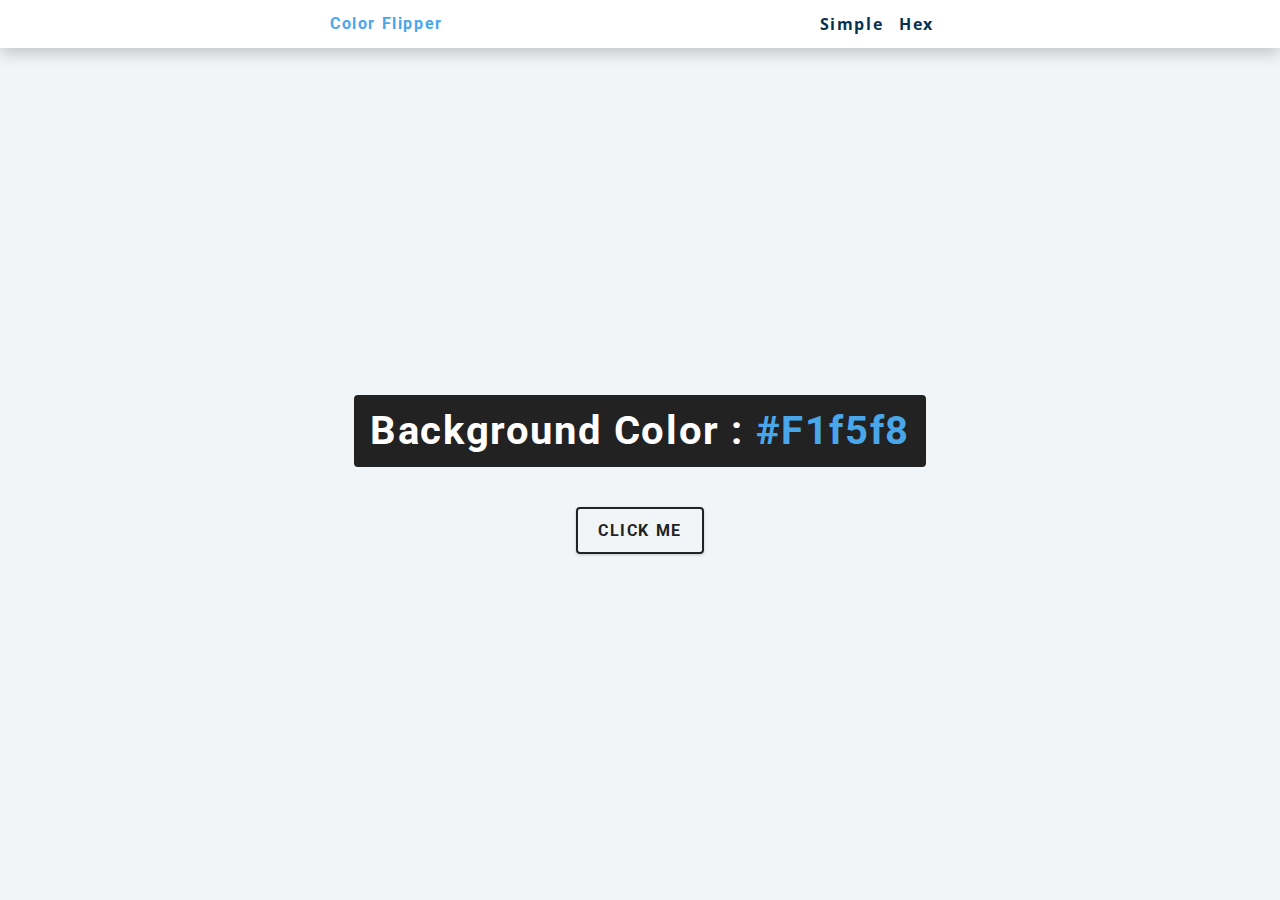
<file: ColorFlipper/index.html>
<!DOCTYPE html>
<html lang="en">

<head>
    <meta charset="UTF-8">
    <meta http-equiv="X-UA-Compatible" content="IE=edge">
    <meta name="viewport" content="width=device-width, initial-scale=1.0">
    <title>Color Flipper</title>
    <!-- styles -->
    <link rel="stylesheet" href="styles.css" />
</head>

<body>
    <nav>
        <div class="nav-center">
            <h4>color flipper</h4>
            <ul class="nav-links">
                <li>
                    <a href="index.html">simple</a>
                </li>
                <li>
                    <a href="hex.html">hex</a>
                </li>
            </ul>
        </div>
    </nav>
    <main>
        <div class="container">
            <h2>background color : <span class="color">
                    #f1f5f8
                </span></h2>
            <button class="btn btn-hero" id="btn">Click Me</button>
        </div>
    </main>
    <!-- javascript -->
    <script src="app.js"></script>
</body>

</html>
</file>
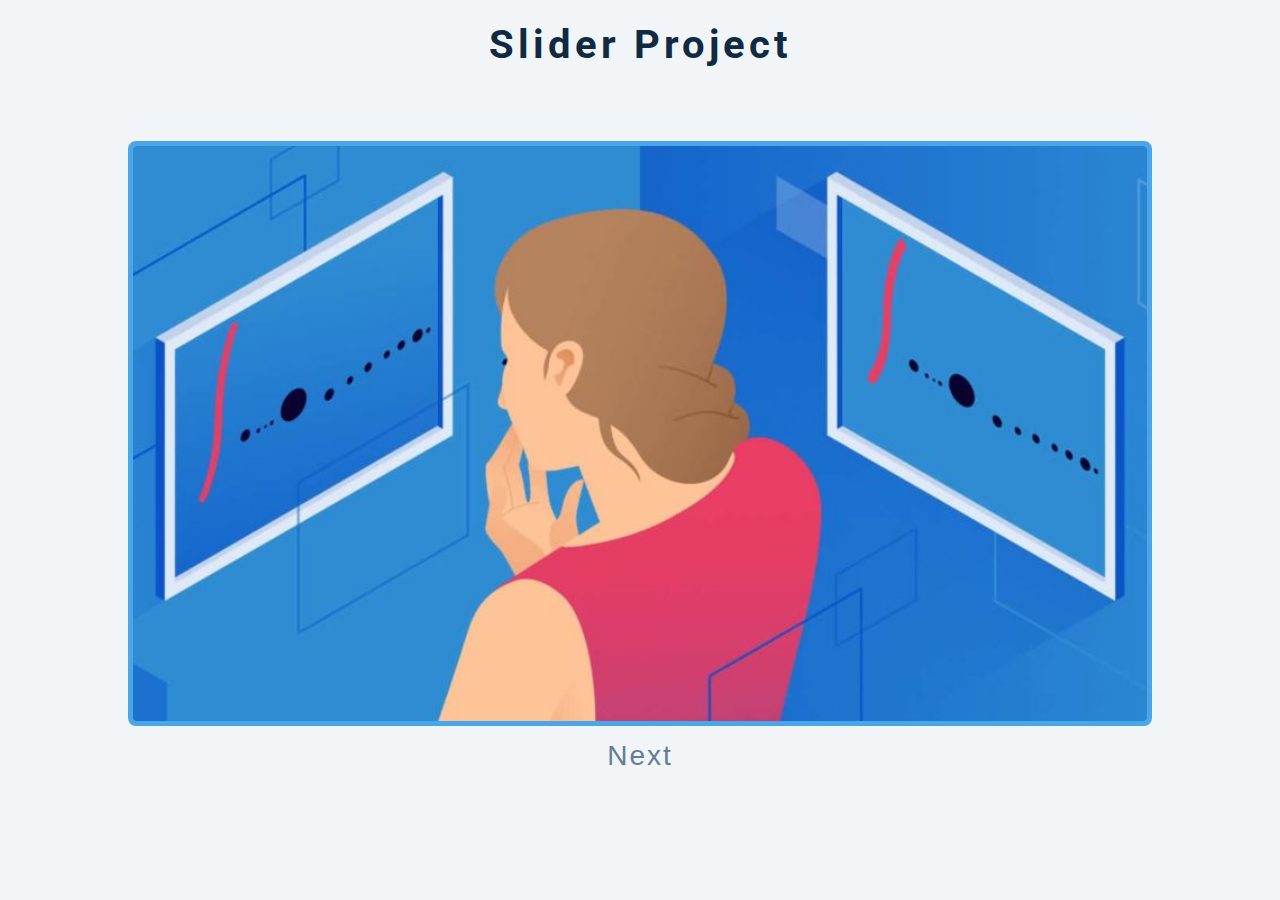
<file: Slider/index.html>
<!DOCTYPE html>
<html lang="en">

<head>
    <meta charset="UTF-8" />
    <meta name="viewport" content="width=device-width, initial-scale=1.0" />
    <title>Slider</title>

    <!-- styles -->
    <link rel="stylesheet" href="styles.css" />
</head>

<body>
    <div class="title">
        <h2>Slider Project</h2>
    </div>
    <div class="slider-container">
        <div class="slide">
            <img src="./img-1.jpeg" class="slide-img" alt="" />
        </div>
        <div class="slide">
            <img src="./person-2.jpeg" class="slide-img" alt=""/>
        </div>
        <div class="slide">
            <img src="./img-2.jpeg" class="slide-img" alt="" />
        </div>
        <div class="slide">
            <div>
                <img src="./person-1.jpeg" class="person-img" alt="" />
                <h4>alita stark</h4>
            </div>
        </div>
    </div>
    <div class="btn-container">
        <button type="button" class="prevBtn">
            prev
        </button>
        <button type="button" class="nextBtn">
            next
        </button>
    </div>

    <!-- javascript -->
    <script src="index.js"></script>
</body>

</html>
</file>
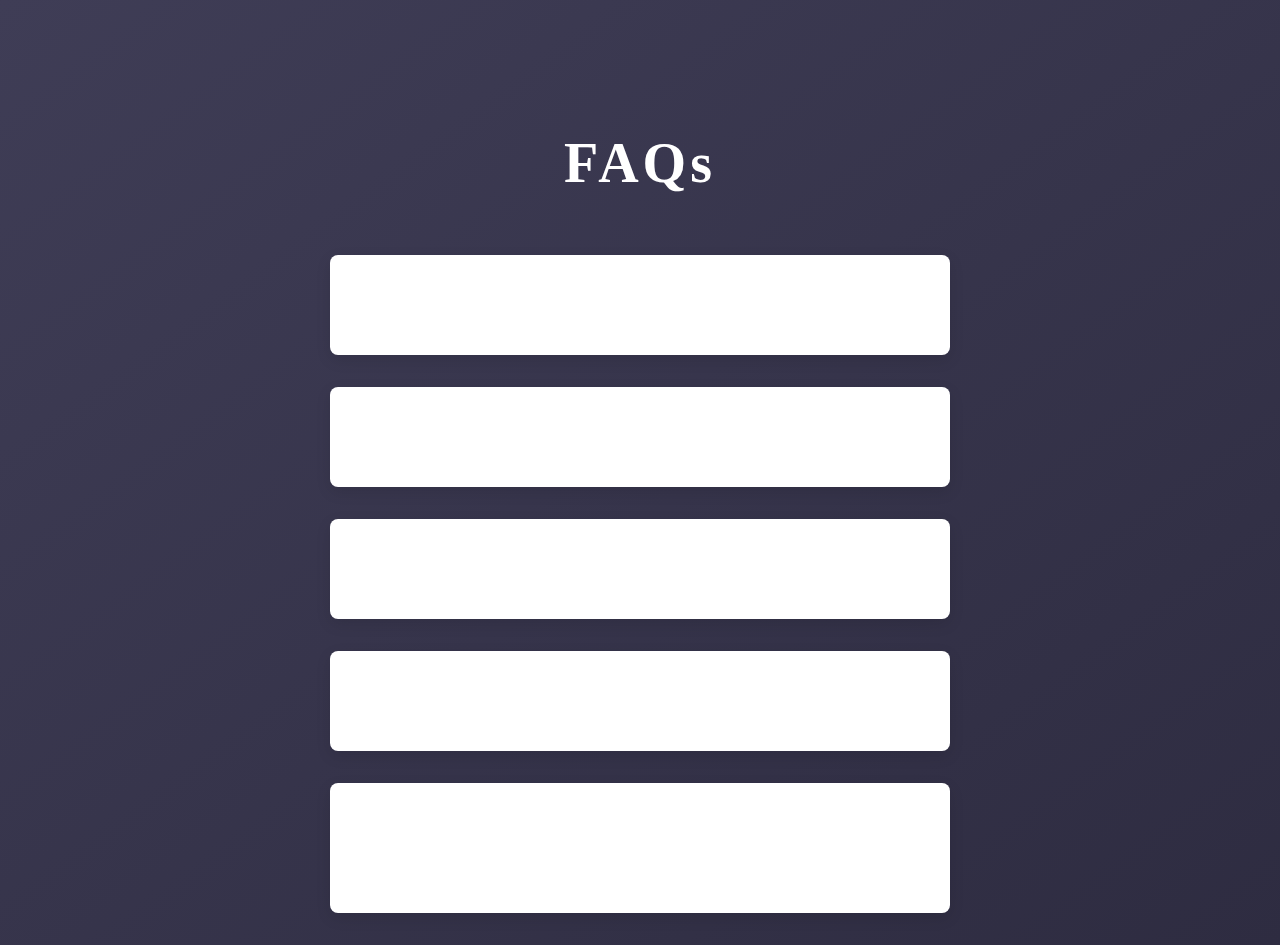
<file: Q&A Project/A Project/index.html>
<!DOCTYPE html>
<html lang="en">

<head>
    <meta charset="UTF-8" />
    <meta name="viewport" content="width=device-width, initial-scale=1.0" />
    <title>Q & A</title>
    <!-- font-awesome -->
    <link rel="stylesheet" href="https://cdnjs.cloudflare.com/ajax/libs/font-awesome/5.14.0/css/all.min.css" />
    <!-- extra fonts -->
    <!-- <link href="https://fonts.googleapis.com/css?family=Great+Vibes&display=swap" rel="stylesheet" /> -->
    <link href="https://fonts.googleapis.com/css?family=Montserrat&display=swap" rel="stylesheet">
</head>
<!-- styles -->
<link rel="stylesheet" href="index.css" />
</head>

<body>
    <section class="questions">
        <!-- title -->
        <div class="title">
            <h2>FAQs</h2>
        </div>
        <!-- questions -->
        <div class="section-center">
            <!-- single question -->
            <article class="question">
                <!-- question title -->
                <div class="question-title">
                    <p>How far in advance should I book a hotel?</p>
                    <button type="button" class="question-btn" title="Question-Button">
                        <span class="plus-icon">
                            <i class="far fa-plus-square"></i>
                        </span>
                        <span class="minus-icon">
                            <i class="far fa-minus-square"></i>
                        </span>
                    </button>
                </div>
                <!-- question text -->
                <div class="question-text">
                    <p>
                        It is generally recommended to book a hotel at least two weeks in advance to secure your
                        preferred room type and price. However, during peak travel seasons or for popular destinations,
                        it's best to book as early as possible to avoid disappointment.
                    </p>
                </div>
            </article>
            <!-- end of single question -->
            <!-- single question -->
            <article class="question">
                <!-- question title -->
                <div class="question-title">
                    <p>What is the best way to find deals on hotel bookings?</p>
                    <button type="button" class="question-btn" title="Q-Button">
                        <span class="plus-icon">
                            <i class="far fa-plus-square"></i>
                        </span>
                        <span class="minus-icon">
                            <i class="far fa-minus-square"></i>
                        </span>
                    </button>
                </div>
                <!-- question text -->
                <div class="question-text">
                    <p>
                        There are several ways to find deals on hotel bookings, such as subscribing to hotel
                        newsletters, using price comparison websites, checking for promotions on social media, and
                        booking directly with the hotel to get loyalty discounts or perks.
                    </p>
                </div>
            </article>
            <!-- end of single question -->
            <!-- single question -->
            <article class="question">
                <!-- question title -->
                <div class="question-title">
                    <p>Can I cancel or modify my hotel booking after making a reservation?</p>
                    <!-- button -->
                    <button type="button" class="question-btn" title="Q-Button">
                        <span class="plus-icon">
                            <i class="far fa-plus-square"></i>
                        </span>
                        <span class="minus-icon">
                            <i class="far fa-minus-square"></i>
                        </span>
                    </button>
                </div>
                <!-- question text -->
                <div class="question-text">
                    <p>
                        It depends on the hotel's cancellation policy, which can vary depending on the rate you booked
                        and the hotel's individual policies. Generally, you may be able to cancel or modify your
                        reservation up to a certain time before your arrival date, but some hotels may charge a fee for
                        changes or cancellations.
                    </p>
                </div>
            </article>
            <!-- end of single question -->
            <!-- single question -->
            <article class="question">
                <!-- question title -->
                <div class="question-title">
                    <p>Should I book a hotel room with or without breakfast included?</p>
                    <button type="button" class="question-btn" title="Q-Button">
                        <span class="plus-icon">
                            <i class="far fa-plus-square"></i>
                        </span>
                        <span class="minus-icon">
                            <i class="far fa-minus-square"></i>
                        </span>
                    </button>
                </div>
                <!-- question text -->
                <div class="question-text">
                    <p>
                        It depends on your preference and budget. If you plan to eat breakfast outside of the hotel, it
                        may be more cost-effective to book a room without breakfast included. However, if you prefer the
                        convenience of having breakfast at the hotel, it may be worth booking a room with breakfast
                        included. </p>
                </div>
            </article>
            <!-- end of single question -->
            <!-- single question -->
            <article class="question">
                <!-- question title -->
                <div class="question-title">
                    <p> How can I ensure that I get a room with a specific view or location in the hotel?
                    </p>
                    <button type="button" class="question-btn" title="Q-Button">
                        <span class="plus-icon">
                            <i class="far fa-plus-square"></i>
                        </span>
                        <span class="minus-icon">
                            <i class="far fa-minus-square"></i>
                        </span>
                    </button>
                </div>
                <!-- question text -->
                <div class="question-text">
                    <p>
                        You can make a request for a specific room type or location during the booking process, but it's
                        not guaranteed. To increase your chances of getting your preferred room, it's best to book as
                        early as possible and follow up with the hotel directly to confirm your request closer to your
                        arrival date. </p>
                </div>
            </article>
            <!-- end of single question -->
    </section>
    </main>
    <!-- javascript -->
    <script src="index.js"></script>
</body>

</html>
</file>
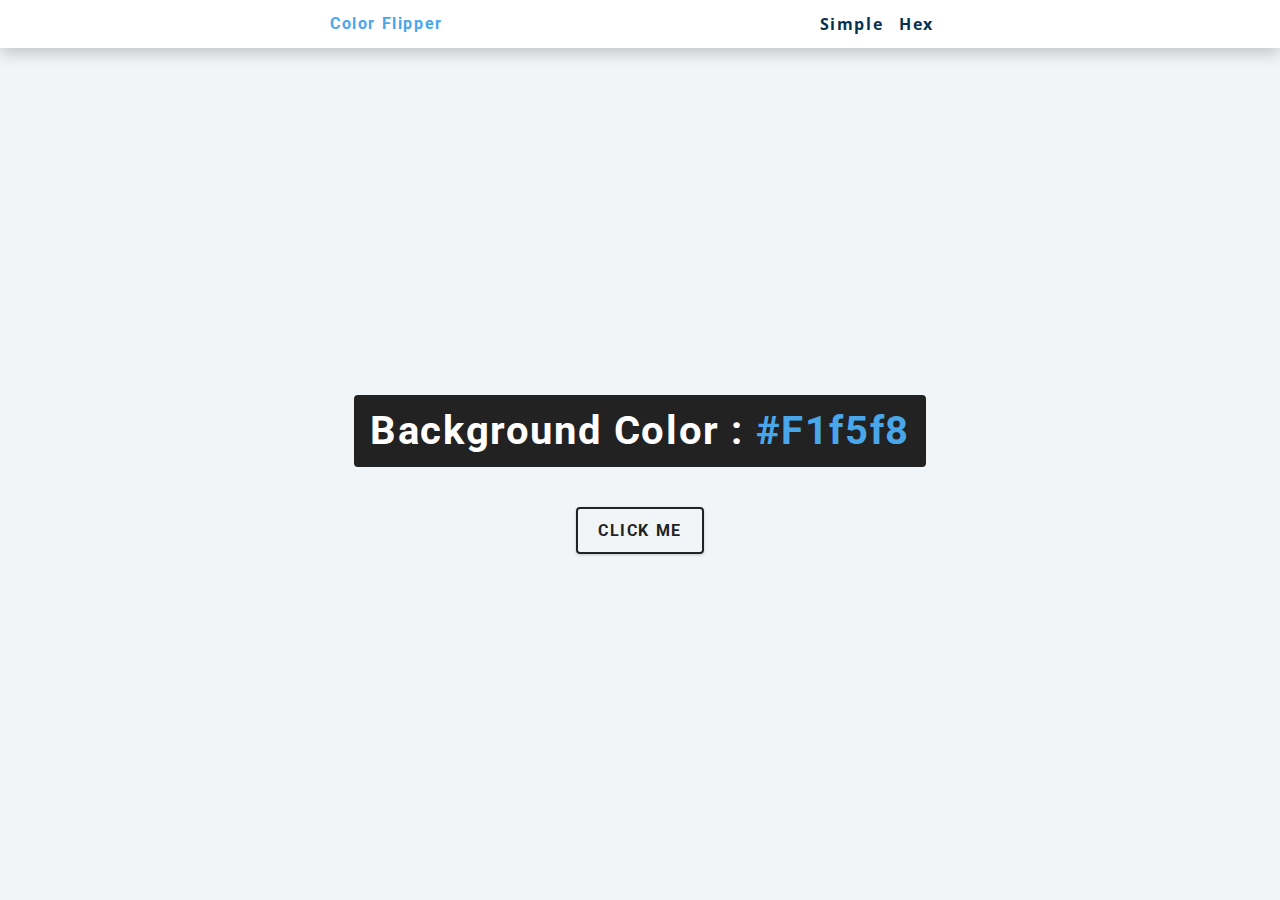
<file: ColorFlipper/hex.html>
<!DOCTYPE html>
<html lang="en">

<head>
    <meta charset="UTF-8">
    <meta http-equiv="X-UA-Compatible" content="IE=edge">
    <meta name="viewport" content="width=device-width, initial-scale=1.0">
    <title>Color Flipper</title>
    <!-- styles -->
    <link rel="stylesheet" href="styles.css" />
</head>

<body>
    <nav>
        <div class="nav-center">
            <h4>color flipper</h4>
            <ul class="nav-links">
                <li>
                    <a href="index.html">simple</a>
                </li>
                <li>
                    <a href="hex.html">hex</a>
                </li>
            </ul>
        </div>
    </nav>
    <main>
        <div class="container">
            <h2>background color : <span class="color">
                    #F1f5f8
                </span></h2>
            <button class="btn btn-hero" id="btn">Click Me</button>
        </div>
    </main>
    <!-- javascript -->
    <script src="hex.js"></script>
</body>

</html>
</file>
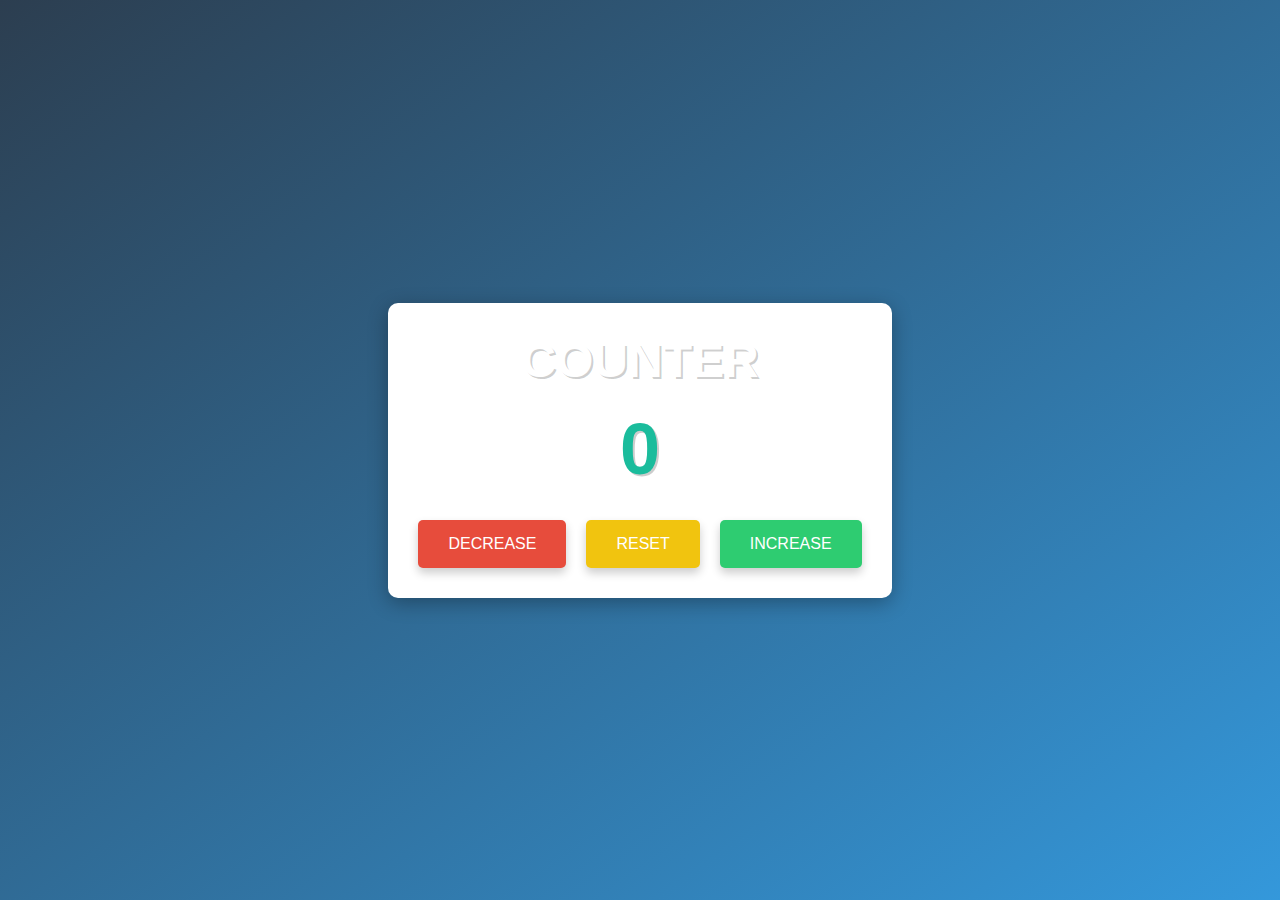
<file: Counter/counter.html>
<!DOCTYPE html>
<html lang="en">

<head>
    <meta charset="UTF-8">
    <meta http-equiv="X-UA-Compatible" content="IE=edge">
    <meta name="viewport" content="width=device-width, initial-scale=1.0">
    <title>Counter</title>
    <link rel="stylesheet" href="counter.css" />
</head>

<body>
    <main>
        <div class="container">
            <h1>
                counter
            </h1>
            <span id="value">0</span>
            <div class="button-container">
                <button class="btn decrease">decrease</button>
                <button class="btn reset">reset</button>
                <button class="btn increase">increase</button>
            </div>
        </div>
    </main>
    <script src="counter.js"></script>
</body>

</html>
</file>
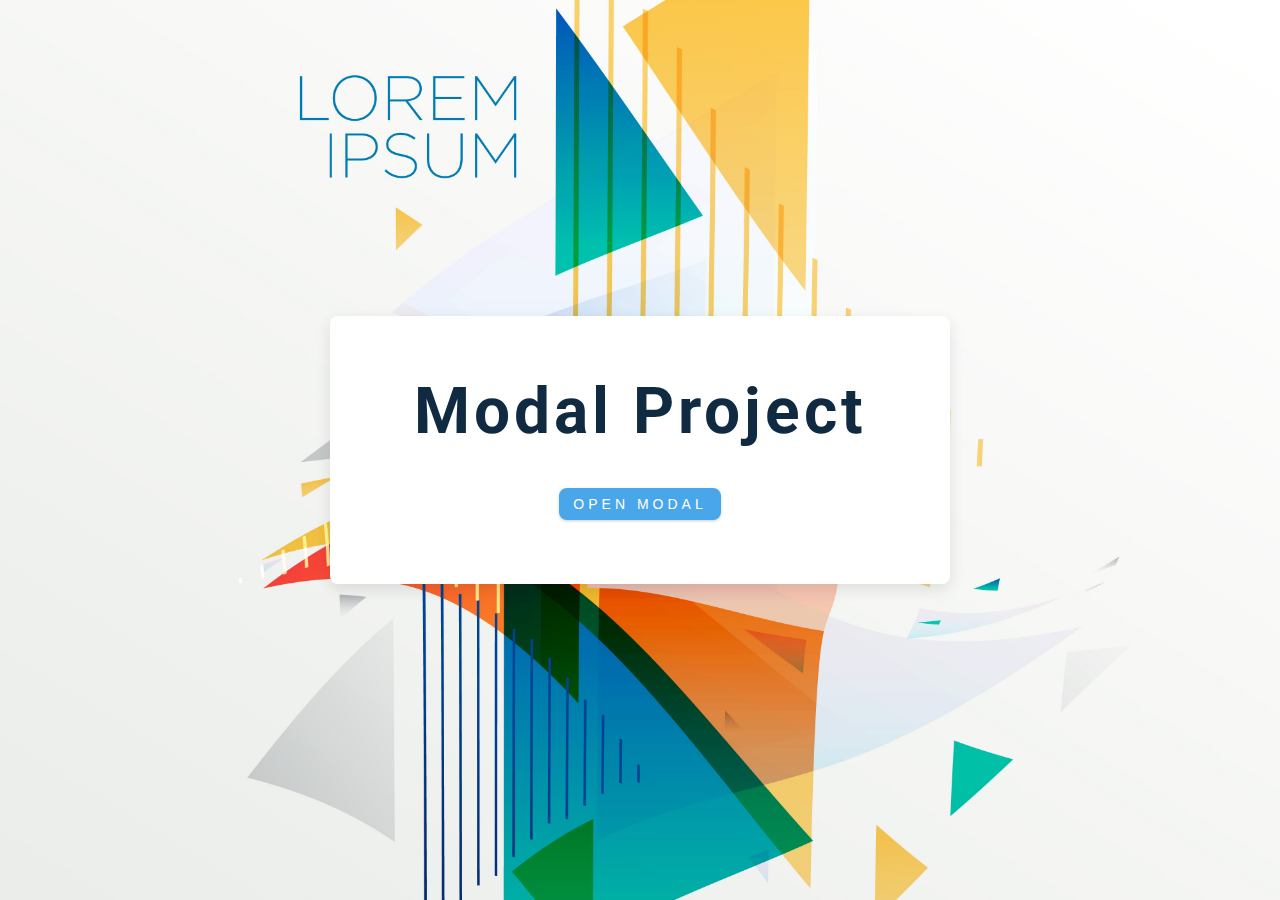
<file: Modal Project/modal.html>
<!DOCTYPE html>
<html lang="en">

<head>
    <meta charset="UTF-8" />
    <meta name="viewport" content="width=device-width, initial-scale=1.0" />
    <title>Modals</title>
    <!-- font-awesome -->
    <link rel="stylesheet" href="https://cdnjs.cloudflare.com/ajax/libs/font-awesome/5.14.0/css/all.min.css" />
    <!-- styles -->
    <link rel="stylesheet" href="modal.css" />
</head>

<body>
    <!-- hero -->
    <header class="hero">
        <div class="banner">
            <h1>modal project</h1>
            <button class="btn modal-btn">
                open modal
            </button>
        </div>
    </header>
    <!-- modal -->
    <div class="modal-overlay">
        <div class="modal-container">
            <h3>modal content</h3>
            <button class="close-btn" type="button" title="Close Button"><i class="fas fa-times"></i></button>
        </div>
    </div>
    <!-- javascript -->
    <script src="modal.js"></script>
</body>

</html>
</file>
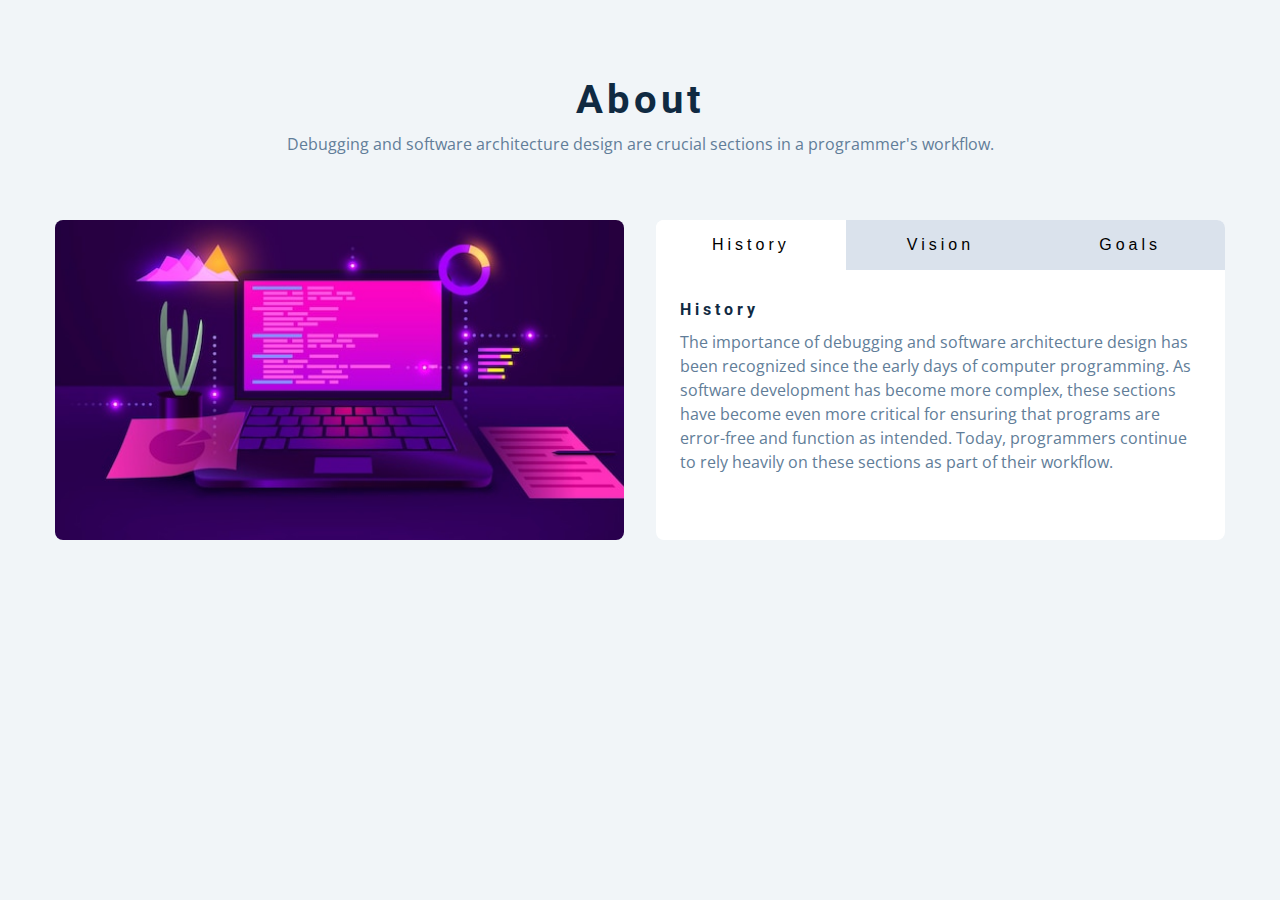
<file: Tabs Project/tabs.html>
<!DOCTYPE html>
<html lang="en">

<head>
    <meta charset="UTF-8">
    <meta http-equiv="X-UA-Compatible" content="IE=edge">
    <meta name="viewport" content="width=device-width, initial-scale=1.0">
    <title>Tabs</title>
    <link rel="stylesheet" href="tabs.css" />
</head>

<body>
    <section class="section">
        <div class="title">
            <h2>about</h2>
            <p>
                Debugging and software architecture design are crucial sections in a programmer's workflow.
            </p>
        </div>
        <div class="about-center section-center">
            <article class="about-img">
                <img src="./hero.jpeg" alt="image">
            </article>
            <article class="about">
                <!-- btn container -->
                <div class="btn-container">
                    <button class="tab-btn active" data-id="history">history</button>
                    <button class="tab-btn" data-id="vision">vision</button>
                    <button class="tab-btn" data-id="goals">goals</button>
                </div>
                <div class="about-content">
                    <!-- single item -->
                    <div class="content active" id="history">
                        <h4>history</h4>
                        <p>
                            The importance of debugging and software architecture design has been recognized since the
                            early days of computer programming. As software development has become more complex, these
                            sections have become even more critical for ensuring that programs are error-free and
                            function as intended. Today, programmers continue to rely heavily on these sections as part
                            of their workflow.
                        </p>
                    </div>
                    <!-- end of single item -->
                    <!-- single item -->
                    <div class="content" id="vision">
                        <h4>vision</h4>
                        <p>
                            As technology advances and software continues to grow more complex, the role of programmers
                            will become even more important. A strong focus on effective debugging and software
                            architecture design will be essential to ensure that software is reliable, efficient, and
                            secure. By prioritizing these sections in their workflow, programmers can help drive
                            innovation and create software that meets the needs of users in a rapidly changing
                            technological landscape.
                        </p>
                        <ul>
                            <li>1. Develop innovative and user-friendly software through effective debugging and
                                software architecture design.</li>
                            <li>2. Create reliable, efficient, and secure software that meets the needs of clients or
                                end-users.</li>
                            <li>3. Continuously learn and adapt to new technologies to stay ahead in a rapidly evolving
                                technological landscape.</li>
                        </ul>
                    </div>
                    <!-- end of single item -->
                    <!-- single item -->
                    <div class="content" id="goals">
                        <h4>goals</h4>
                        <p>
                            The goal of programmers is to write high-quality, error-free software that meets the needs
                            of users. Prioritizing effective debugging and software architecture design helps achieve
                            this goal by ensuring that software is reliable, efficient, and secure.
                        </p>
                    </div>
                    <!-- end of single item -->
                </div>
            </article>
        </div>
    </section>
    <!-- js -->
    <script src="tabs.js"></script>
</body>

</html>
</file>
<file: ColorFlipper/styles.css>
@import url("https://fonts.googleapis.com/css?family=Open+Sans|Roboto:400,700&display=swap");

/*
Variables
*/

:root {
  /* dark shades of primary color*/
  --clr-primary-1: hsl(205, 86%, 17%);
  --clr-primary-2: hsl(205, 77%, 27%);
  --clr-primary-3: hsl(205, 72%, 37%);
  --clr-primary-4: hsl(205, 63%, 48%);
  /* primary/main color */
  --clr-primary-5: hsl(205, 78%, 60%);
  /* lighter shades of primary color */
  --clr-primary-6: hsl(205, 89%, 70%);
  --clr-primary-7: hsl(205, 90%, 76%);
  --clr-primary-8: hsl(205, 86%, 81%);
  --clr-primary-9: hsl(205, 90%, 88%);
  --clr-primary-10: hsl(205, 100%, 96%);
  /* darkest grey - used for headings */
  --clr-grey-1: hsl(209, 61%, 16%);
  --clr-grey-2: hsl(211, 39%, 23%);
  --clr-grey-3: hsl(209, 34%, 30%);
  --clr-grey-4: hsl(209, 28%, 39%);
  /* grey used for paragraphs */
  --clr-grey-5: hsl(210, 22%, 49%);
  --clr-grey-6: hsl(209, 23%, 60%);
  --clr-grey-7: hsl(211, 27%, 70%);
  --clr-grey-8: hsl(210, 31%, 80%);
  --clr-grey-9: hsl(212, 33%, 89%);
  --clr-grey-10: hsl(210, 36%, 96%);
  --clr-white: #fff;
  --clr-red-dark: hsl(360, 67%, 44%);
  --clr-red-light: hsl(360, 71%, 66%);
  --clr-green-dark: hsl(125, 67%, 44%);
  --clr-green-light: hsl(125, 71%, 66%);
  --clr-black: #222;
  --ff-primary: "Roboto", sans-serif;
  --ff-secondary: "Open Sans", sans-serif;
  --transition: all 0.3s linear;
  --spacing: 0.1rem;
  --radius: 0.25rem;
  --light-shadow: 0 5px 15px rgba(0, 0, 0, 0.1);
  --dark-shadow: 0 5px 15px rgba(0, 0, 0, 0.2);
  --max-width: 1170px;
  --fixed-width: 620px;
}

/* 
Global Styles
*/

*,
::after,
::before {
  margin: 0;
  padding: 0;
  box-sizing: border-box;
}

body {
  font-family: var(--ff-secondary);
  background: var(--clr-grey-10);
  color: var(--clr-grey-1);
  line-height: 1.5;
  font-size: 0.875rem;
}

ul {
  list-style-type: none;
}

a {
  text-decoration: none;
}

h1,
h2,
h3,
h4 {
  letter-spacing: var(--spacing);
  text-transform: capitalize;
  line-height: 1.25;
  margin-bottom: 0.75rem;
  font-family: var(--ff-primary);
}

h1 {
  font-size: 3rem;
}

h2 {
  font-size: 2rem;
}

h3 {
  font-size: 1.25rem;
}

h4 {
  font-size: 0.875rem;
}

p {
  margin-bottom: 1.25rem;
  color: var(--clr-grey-5);
}

@media screen and (min-width: 800px) {
  h1 {
    font-size: 4rem;
  }

  h2 {
    font-size: 2.5rem;
  }

  h3 {
    font-size: 1.75rem;
  }

  h4 {
    font-size: 1rem;
  }

  body {
    font-size: 1rem;
  }

  h1,
  h2,
  h3,
  h4 {
    line-height: 1;
  }
}

/*  global classes */

/* section */
.section {
  padding: 5rem 0;
}

.section-center {
  width: 90vw;
  margin: 0 auto;
  max-width: 1170px;
}

@media screen and (min-width: 992px) {
  .section-center {
    width: 95vw;
  }
}

main {
  min-height: 100vh;
  display: grid;
  place-items: center;
}

/* 
Nav
*/
nav {
  background: var(--clr-white);
  height: 3rem;
  display: grid;
  align-items: center;
  box-shadow: var(--dark-shadow);
}

.nav-center {
  width: 90vw;
  max-width: var(--fixed-width);
  margin: 0 auto;
  display: flex;
  align-items: center;
  justify-content: space-between;
}

.nav-center h4 {
  margin-bottom: 0;
  color: var(--clr-primary-5);
}

.nav-links {
  display: flex;
}

nav a {
  text-transform: capitalize;
  font-weight: 700;
  font-size: 1rem;
  color: var(--clr-primary-1);
  letter-spacing: var(--spacing);
  margin-right: 1rem;
}

nav a:hover {
  color: var(--clr-primary-5);
}

/* 
Container
*/
main {
  min-height: calc(100vh - 3rem);
  display: grid;
  place-items: center;
}

.container {
  text-align: center;
}

.container h2 {
  background: var(--clr-black);
  color: var(--clr-white);
  padding: 1rem;
  border-radius: var(--radius);
  margin-bottom: 2.5rem;
}

.color {
  color: var(--clr-primary-5);
}

.btn-hero {
  font-family: var(--ff-primary);
  text-transform: uppercase;
  background: transparent;
  color: var(--clr-black);
  letter-spacing: var(--spacing);
  display: inline-block;
  font-weight: 700;
  transition: var(--transition);
  border: 2px solid var(--clr-black);
  cursor: pointer;
  box-shadow: 0 1px 3px rgba(0, 0, 0, 0.2);
  border-radius: var(--radius);
  font-size: 1rem;
  padding: 0.75rem 1.25rem;
}

.btn-hero:hover {
  color: var(--clr-white);
  background: var(--clr-black);
}
</file>
<file: Slider/styles.css>
@import url("https://fonts.googleapis.com/css?family=Open+Sans|Roboto:400,700&display=swap");

/*
=============== 
Variables
===============
*/

:root {
    /* dark shades of primary color*/
    --clr-primary-1: hsl(205, 86%, 17%);
    --clr-primary-2: hsl(205, 77%, 27%);
    --clr-primary-3: hsl(205, 72%, 37%);
    --clr-primary-4: hsl(205, 63%, 48%);
    /* primary/main color */
    --clr-primary-5: #49a6e9;
    /* lighter shades of primary color */
    --clr-primary-6: hsl(205, 89%, 70%);
    --clr-primary-7: hsl(205, 90%, 76%);
    --clr-primary-8: hsl(205, 86%, 81%);
    --clr-primary-9: hsl(205, 90%, 88%);
    --clr-primary-10: hsl(205, 100%, 96%);
    /* darkest grey - used for headings */
    --clr-grey-1: hsl(209, 61%, 16%);
    --clr-grey-2: hsl(211, 39%, 23%);
    --clr-grey-3: hsl(209, 34%, 30%);
    --clr-grey-4: hsl(209, 28%, 39%);
    /* grey used for paragraphs */
    --clr-grey-5: hsl(210, 22%, 49%);
    --clr-grey-6: hsl(209, 23%, 60%);
    --clr-grey-7: hsl(211, 27%, 70%);
    --clr-grey-8: hsl(210, 31%, 80%);
    --clr-grey-9: hsl(212, 33%, 89%);
    --clr-grey-10: hsl(210, 36%, 96%);
    --clr-white: #fff;
    --clr-red-dark: hsl(360, 67%, 44%);
    --clr-red-light: hsl(360, 71%, 66%);
    --clr-green-dark: hsl(125, 67%, 44%);
    --clr-green-light: hsl(125, 71%, 66%);
    --clr-black: #222;
    --ff-primary: "Roboto", sans-serif;
    --ff-secondary: "Open Sans", sans-serif;
    --transition: all 0.3s linear;
    --spacing: 0.25rem;
    --radius: 0.5rem;
    --light-shadow: 0 5px 15px rgba(0, 0, 0, 0.1);
    --dark-shadow: 0 5px 15px rgba(0, 0, 0, 0.2);
    --max-width: 1170px;
    --fixed-width: 620px;
}

/*
=============== 
Global Styles
===============
*/

*,
::after,
::before {
    margin: 0;
    padding: 0;
    box-sizing: border-box;
}

body {
    font-family: var(--ff-secondary);
    background: var(--clr-grey-10);
    color: var(--clr-grey-1);
    line-height: 1.5;
    font-size: 0.875rem;
}

ul {
    list-style-type: none;
}

a {
    text-decoration: none;
}

img:not(.person-img) {
    width: 100%;
}

img {
    display: block;
}

.title {
    text-align: center;
    /* center the text horizontally */
    display: flex;
    /* use flexbox */
    justify-content: center;
    /* center the text vertically */
    align-items: center;
    /* center the text horizontally */
    height: 100%;
    /* set a height to ensure the text is vertically centered */
    margin: 25px;
    font-family: 'Montserrat', sans-serif;
}

.title::before {
    content: '';
    position: absolute;
    animation: gradient 10s ease-in-out infinite;
}

.title {
    animation: glow 1s ease-in-out infinite alternate;
}

/* define the animation for the glow effect */
@keyframes glow {
    from {
        text-shadow: 0 0 10px rgba(255, 255, 255, 0.75);
    }

    to {
        text-shadow: 0 0 20px rgba(255, 255, 255, 1), 0 0 30px rgba(255, 255, 255, 0.75), 0 0 40px rgba(255, 255, 255, 0.5), 0 0 50px rgba(255, 255, 255, 0.25);
    }
}

h1,
h2,
h3,
h4 {
    letter-spacing: var(--spacing);
    text-transform: capitalize;
    line-height: 1.25;
    margin-bottom: 0.75rem;
    font-family: var(--ff-primary);
}

h1 {
    font-size: 3rem;
}

h2 {
    font-size: 2rem;
}

h3 {
    font-size: 1.25rem;
}

h4 {
    font-size: 0.875rem;
}

p {
    margin-bottom: 1.25rem;
    color: var(--clr-grey-5);
}

@media screen and (min-width: 800px) {
    h1 {
        font-size: 4rem;
    }

    h2 {
        font-size: 2.5rem;
    }

    h3 {
        font-size: 1.75rem;
    }

    h4 {
        font-size: 1rem;
    }

    body {
        font-size: 1rem;
    }

    h1,
    h2,
    h3,
    h4 {
        line-height: 1;
    }
}

/*  global classes */

.btn {
    text-transform: uppercase;
    background: transparent;
    color: var(--clr-black);
    padding: 0.375rem 0.75rem;
    letter-spacing: var(--spacing);
    display: inline-block;
    transition: var(--transition);
    font-size: 0.875rem;
    border: 2px solid var(--clr-black);
    cursor: pointer;
    box-shadow: 0 1px 3px rgba(0, 0, 0, 0.2);
    border-radius: var(--radius);
}

.btn:hover {
    color: var(--clr-white);
    background: var(--clr-black);
}

/* section */
.section {
    padding: 5rem 0;
}

.section-center {
    width: 90vw;
    margin: 0 auto;
    max-width: 1170px;
}

@media screen and (min-width: 992px) {
    .section-center {
        width: 95vw;
    }
}

main {
    min-height: 100vh;
    display: grid;
    place-items: center;
}

/*
=============== 
Slider
===============
*/

.slider-container {
    border: 5px solid var(--clr-primary-5);
    width: 80vw;
    margin: 0 auto;
    height: 40vh;
    max-width: 80rem;
    position: relative;
    border-radius: 0.5rem;
    overflow: hidden;
    margin-top: 4rem;
}

.slide {
    position: absolute;
    width: 100%;
    height: 100%;
    background: var(--clr-primary-9);
    color: var(--clr-white);
    display: grid;
    place-items: center;
    transition: all 0.25s ease-in-out;
    text-align: center;
}

.slide-img {
    height: 100%;
    object-fit: cover;
    transition: transform 0.3s ease-in-out;
}

.slide-img:hover {
    transform: scale(1.05);
    /* increase the scale by 5% */
    box-shadow: 0 4px 8px rgba(0, 0, 0, 0.2);
    /* add a drop shadow */
}

.slide h1 {
    font-size: 5rem;
}

.person-img {
    border-radius: 50%;
    width: 6rem;
    height: 6rem;
    margin: 0 auto;
    margin-bottom: 1rem;
}

.slide:nth-child(1) h1 {
    position: absolute;
    top: 50%;
    left: 50%;
    transform: translate(-50%, -50%);
}

.slide:nth-child(2) {
    display: block;
}

.slide:nth-child(3) {
    background: linear-gradient(rgba(0, 0, 0, 0.4), rgba(0, 0, 0, 0.4)),
        url("./img-2.jpeg") center/cover no-repeat;
}

.btn-container {
    display: flex;
    justify-content: center;
    margin-top: 0.75rem;
}

.prevBtn,
.nextBtn {
    background: transparent;
    border-color: transparent;
    font-size: 1.75rem;
    cursor: pointer;
    margin: 0 0.25rem;
    text-transform: capitalize;
    letter-spacing: 2px;
    color: var(--clr-grey-5);
    transition: var(--transition);
}

.prevBtn:hover,
.nextBtn:hover {
    color: var(--clr-grey-3);
}

@media screen and (min-width: 576px) {
    .slider-container {
        height: 45vh;
    }
}

@media screen and (min-width: 768px) {
    .slider-container {
        height: 55vh;
    }
}

@media screen and (min-width: 992px) {
    .slider-container {
        height: 65vh;
    }
}
</file>
<file: Q&A Project/A Project/index.css>
/*
=============== 
Fonts
===============
*/
@import url("https://fonts.googleapis.com/css?family=Poppins:400,700&display=swap");

/*
=============== 
Variables
===============
*/

:root {
    /* primary color */
    --clr-primary-1: #3F3D56;
    --clr-primary-2: #2E2C41;
    --clr-primary-3: #484260;
    --clr-primary-4: #695D8C;
    --clr-primary-5: #A28FB3;
    /* secondary color */
    --clr-secondary-1: #F4ACB7;
    --clr-secondary-2: #F06C9B;
    --clr-secondary-3: #E8306D;
    --clr-secondary-4: #CB2F58;
    --clr-secondary-5: #9E2B46;
    /* white and black */
    --clr-white: #fff;
    --clr-black: #000;
    /* fonts */
    --ff-primary: "Poppins", sans-serif;
    --ff-secondary: "Poppins", sans-serif;
    /* other variables */
    --transition: all 0.3s linear;
    --spacing: 0.25rem;
    --radius: 0.5rem;
    --light-shadow: 0 5px 15px rgba(0, 0, 0, 0.1);
    --dark-shadow: 0 5px 15px rgba(0, 0, 0, 0.2);
    --max-width: 1170px;
    --fixed-width: 620px;
}

/*
=============== 
Global Styles
===============
*/

*,
::after,
::before {
    margin: 0;
    padding: 0;
    box-sizing: border-box;
}

body {
    font-family: var(--ff-primary);
    background: linear-gradient(to right bottom, var(--clr-primary-1), var(--clr-primary-2));
    color: var(--clr-white);
    line-height: 1.5;
    font-size: 1rem;

    -webkit-user-select: none;
    -moz-user-select: none;
    -ms-user-select: none;
    user-select: none;
}

ul {
    list-style-type: none;
}

a {
    text-decoration: none;
}

img:not(.logo) {
    width: 100%;
}

img {
    display: block;
}

h2 {
    font-family: 'Montserrat', sans-serif;
}

h1,
h2,
h3,
h4 {
    letter-spacing: var(--spacing);
    text-transform: capitalize;
    line-height: 1.25;
    margin-bottom: 0.75rem;
    font-family: var(--ff-primary);
}

h1 {
    font-size: 3.5rem;
    color: var(--clr-white);
}

h2 {
    font-size: 2.5rem;
    color: var(--clr-secondary-2);
}

h3 {
    font-size: 1.5rem;
    color: var(--clr-secondary-4);
}

h4 {
    font-size: 1rem;
    color: var(--clr-white);
}

p {
    margin-bottom: 1.25rem;
    color: var(--clr-white);
}

@media screen and (min-width: 800px) {
    h1 {
        font-size: 5rem;
    }

    h2 {
        font-size: 3.5rem;
    }

    h3 {
        font-size: 2rem;
    }

    h4 {
        font-size: 1.25rem;
    }

    body {
        font-size: 1.25rem;
    }

    h1,
    h2,
    h3,
    h4 {
        line-height: 1;
    }
}

/*  global classes */

.btn {
    text-transform: uppercase;
    background: transparent;
    color: var(--clr-black);
    padding: 0.375rem 0.75rem;
    letter-spacing: var(--spacing);
    display: inline-block;
    transition: var(--transition);
    font-size: 0.875rem;
    border: 2px solid var(--clr-black);
    cursor: pointer;
    box-shadow: 0 1px 3px rgba(0, 0, 0, 0.2);
    border-radius: var(--radius);
}

.btn:hover {
    color: var(--clr-white);
    background: var(--clr-black);
}

/* section */
.section {
    padding: 5rem 0;
}

.section-center {
    width: 90vw;
    margin: 0 auto;
    max-width: 1170px;
}

@media screen and (min-width: 992px) {
    .section-center {
        width: 95vw;
    }
}

main {
    min-height: 100vh;
    display: grid;
    place-items: center;
}

/*
=============== 
Questions
===============
*/
.title {
    margin-top: 15vh;
    margin-bottom: 4rem;
}

.title h2 {
    color: var(--clr-gold);
    font-family: "Great Vibes", cursive;
    text-align: center;
}

.section-center {
    max-width: var(--fixed-width);
}

.question {
    background: var(--clr-white);
    border-radius: var(--radius);
    box-shadow: var(--light-shadow);
    padding: 1.5rem 1.5rem 0 1.5rem;
    margin-bottom: 2rem;
}

.question-title {
    display: flex;
    justify-content: space-between;
    align-items: center;
    text-transform: capitalize;
    padding-bottom: 1rem;
}

.question-title p {
    margin-bottom: 0;
    letter-spacing: var(--spacing);
    color: var(--clr-grey-1);
}

.question-btn {
    font-size: 1.5rem;
    background: transparent;
    border-color: transparent;
    cursor: pointer;
    color: var(--clr-gold);
    transition: var(--transition);
}

.question-btn:hover {
    transform: rotate(90deg);
}

.question-text {
    padding: 1rem 0 1.5rem 0;
    border-top: 1px solid rgba(0, 0, 0, 0.2);
}

.question-text p {
    margin-bottom: 0;
}

/* hide text */
.question-text {
    display: none;
}

.show-text .question-text {
    display: block;
}

.minus-icon {
    display: none;
}

.show-text .minus-icon {
    display: inline;
}

.show-text .plus-icon {
    display: none;
}
</file>
<file: Counter/counter.css>
/* Global styles */
* {
    box-sizing: border-box;
    margin: 0;
    padding: 0;
  }
  
  body {
    background: linear-gradient(to bottom right, #2c3e50, #3498db);
    font-family: 'Segoe UI', sans-serif;
  }
  
  /* Main styles */
  main {
    display: flex;
    justify-content: center;
    align-items: center;
    height: 100vh;
  }
  
  .container {
    background-color: #fff;
    box-shadow: 0px 5px 20px rgba(0, 0, 0, 0.3);
    border-radius: 10px;
    padding: 30px;
    display: flex;
    flex-direction: column;
    justify-content: center;
    align-items: center;
    transition: all 0.2s ease-in-out;
  }
  
  .container:hover {
    transform: translateY(-5px);
    box-shadow: 0px 10px 30px rgba(0, 0, 0, 0.5);
  }
  
  h1 {
    font-size: 48px;
    font-weight: bold;
    text-transform: uppercase;
    color: #fff;
    margin-bottom: 20px;
    text-shadow: 2px 2px 0px rgba(0, 0, 0, 0.2);
  }
  
  #value {
    display: block;
    font-size: 72px;
    font-weight: bold;
    color: #1abc9c;
    text-align: center;
    margin-bottom: 30px;
    text-shadow: 2px 2px 0px rgba(0, 0, 0, 0.2);
  }
  
  .button-container {
    display: flex;
    justify-content: center;
    gap: 20px;
  }
  
  .btn {
    background-color: #1abc9c;
    color: #fff;
    border: none;
    border-radius: 5px;
    padding: 15px 30px;
    cursor: pointer;
    font-size: 16px;
    transition: all 0.2s ease-in-out;
    text-transform: uppercase;
    box-shadow: 0px 5px 10px rgba(0, 0, 0, 0.2);
  }
  
  .btn:hover {
    background-color: #fff;
    color: #1abc9c;
    box-shadow: 0px 5px 20px rgba(0, 0, 0, 0.3);
  }
  
  .btn:active {
    transform: translateY(2px);
    box-shadow: none;
  }
  
  .decrease {
    background-color: #e74c3c;
  }
  
  .reset {
    background-color: #f1c40f;
  }
  
  .increase {
    background-color: #2ecc71;
  }
  
  footer {
    text-align: center;
    padding: 20px 0;
    font-size: 14px;
    color: #fff;
    text-shadow: 2px 2px 0px rgba(0, 0, 0, 0.2);
  }
</file>
<file: Modal Project/modal.css>
/*
=============== 
Fonts
===============
*/
@import url("https://fonts.googleapis.com/css?family=Open+Sans|Roboto:400,700&display=swap");

/*
=============== 
Variables
===============
*/

:root {
    /* dark shades of primary color*/
    --clr-primary-1: hsl(205, 86%, 17%);
    --clr-primary-2: hsl(205, 77%, 27%);
    --clr-primary-3: hsl(205, 72%, 37%);
    --clr-primary-4: hsl(205, 63%, 48%);
    /* primary/main color */
    --clr-primary-5: #49a6e9;
    /* --clr-primary-5: rgb(73, 166, 233); */
    /* lighter shades of primary color */
    --clr-primary-6: hsl(205, 89%, 70%);
    --clr-primary-7: hsl(205, 90%, 76%);
    --clr-primary-8: hsl(205, 86%, 81%);
    --clr-primary-9: hsl(205, 90%, 88%);
    --clr-primary-10: hsl(205, 100%, 96%);
    /* darkest grey - used for headings */
    --clr-grey-1: hsl(209, 61%, 16%);
    --clr-grey-2: hsl(211, 39%, 23%);
    --clr-grey-3: hsl(209, 34%, 30%);
    --clr-grey-4: hsl(209, 28%, 39%);
    /* grey used for paragraphs */
    --clr-grey-5: hsl(210, 22%, 49%);
    --clr-grey-6: hsl(209, 23%, 60%);
    --clr-grey-7: hsl(211, 27%, 70%);
    --clr-grey-8: hsl(210, 31%, 80%);
    --clr-grey-9: hsl(212, 33%, 89%);
    --clr-grey-10: hsl(210, 36%, 96%);
    --clr-white: #fff;
    --clr-red-dark: hsl(360, 67%, 44%);
    --clr-red-light: hsl(360, 71%, 66%);
    --clr-green-dark: hsl(125, 67%, 44%);
    --clr-green-light: hsl(125, 71%, 66%);
    --clr-black: #222;
    --ff-primary: "Roboto", sans-serif;
    --ff-secondary: "Open Sans", sans-serif;
    --transition: all 0.3s linear;
    --spacing: 0.25rem;
    --radius: 0.5rem;
    --light-shadow: 0 5px 15px rgba(0, 0, 0, 0.1);
    --dark-shadow: 0 5px 15px rgba(0, 0, 0, 0.2);
    --max-width: 1170px;
    --fixed-width: 620px;
}

/*
=============== 
Global Styles
===============
*/

*,
::after,
::before {
    margin: 0;
    padding: 0;
    box-sizing: border-box;
}

body {
    font-family: var(--ff-secondary);
    background: var(--clr-grey-10);
    color: var(--clr-grey-1);
    line-height: 1.5;
    font-size: 0.875rem;
}

ul {
    list-style-type: none;
}

a {
    text-decoration: none;
}

img:not(.logo) {
    width: 100%;
}

img {
    display: block;
}

h1,
h2,
h3,
h4 {
    letter-spacing: var(--spacing);
    text-transform: capitalize;
    line-height: 1.25;
    margin-bottom: 0.75rem;
    font-family: var(--ff-primary);
}

h1 {
    font-size: 3rem;
}

h2 {
    font-size: 2rem;
}

h3 {
    font-size: 1.25rem;
}

h4 {
    font-size: 0.875rem;
}

p {
    margin-bottom: 1.25rem;
    color: var(--clr-grey-5);
}

@media screen and (min-width: 800px) {
    h1 {
        font-size: 4rem;
    }

    h2 {
        font-size: 2.5rem;
    }

    h3 {
        font-size: 1.75rem;
    }

    h4 {
        font-size: 1rem;
    }

    body {
        font-size: 1rem;
    }

    h1,
    h2,
    h3,
    h4 {
        line-height: 1;
    }
}

/*  global classes */

.btn {
    text-transform: uppercase;
    background: transparent;
    color: var(--clr-black);
    padding: 0.375rem 0.75rem;
    letter-spacing: var(--spacing);
    display: inline-block;
    transition: var(--transition);
    font-size: 0.875rem;
    border: 2px solid var(--clr-black);
    cursor: pointer;
    box-shadow: 0 1px 3px rgba(0, 0, 0, 0.2);
    border-radius: var(--radius);
}

.btn:hover {
    color: var(--clr-white);
    background: var(--clr-black);
}

/* section */
.section {
    padding: 5rem 0;
}

.section-center {
    width: 90vw;
    margin: 0 auto;
    max-width: 1170px;
}

@media screen and (min-width: 992px) {
    .section-center {
        width: 95vw;
    }
}

main {
    min-height: 100vh;
    display: grid;
    place-items: center;
}

/*
=============== 
Modal
===============
*/
.hero {
    min-height: 100vh;
    background: url("./hero.jpeg") center/cover no-repeat;
    display: grid;
    place-items: center;
}

.banner {
    background: var(--clr-white);
    padding: 4rem 0;
    border-radius: var(--radius);
    box-shadow: var(--light-shadow);
    text-align: center;
    width: 90vw;
    max-width: var(--fixed-width);
}

.modal-btn {
    margin-top: 2rem;
    background: var(--clr-primary-5);
    border-color: var(--clr-primary-5);
    color: var(--clr-white);
}

.modal-btn:hover {
    background: transparent;
    color: var(--clr-primary-5);
}

.modal-overlay {
    position: fixed;
    top: 0;
    left: 0;
    width: 100%;
    height: 100%;
    background: rgba(73, 166, 233, 0.5);
    display: grid;
    place-items: center;
    transition: var(--transition);
    visibility: hidden;
    z-index: -10;
}

/* OPEN/CLOSE MODAL */
.open-modal {
    visibility: visible;
    z-index: 10;
}

.modal-container {
    background: var(--clr-white);
    border-radius: var(--radius);
    width: 90vw;
    height: 30vh;
    max-width: var(--fixed-width);
    text-align: center;
    display: grid;
    place-items: center;
    position: relative;
}

.close-btn {
    position: absolute;
    top: 1rem;
    right: 1rem;
    font-size: 2rem;
    background: transparent;
    border-color: transparent;
    color: var(--clr-red-dark);
    cursor: pointer;
    transition: var(--transition);
}

.close-btn:hover {
    color: var(--clr-red-light);
    transform: scale(1.3);
}
</file>
<file: Tabs Project/tabs.css>
/*
=============== 
Fonts
===============
*/
@import url("https://fonts.googleapis.com/css?family=Open+Sans|Roboto:400,700&display=swap");

/*
=============== 
Variables
===============
*/

:root {
    /* dark shades of primary color*/
    --clr-primary-1: hsl(205, 86%, 17%);
    --clr-primary-2: hsl(205, 77%, 27%);
    --clr-primary-3: hsl(205, 72%, 37%);
    --clr-primary-4: hsl(205, 63%, 48%);
    /* primary/main color */
    --clr-primary-5: #49a6e9;
    /* lighter shades of primary color */
    --clr-primary-6: hsl(205, 89%, 70%);
    --clr-primary-7: hsl(205, 90%, 76%);
    --clr-primary-8: hsl(205, 86%, 81%);
    --clr-primary-9: hsl(205, 90%, 88%);
    --clr-primary-10: hsl(205, 100%, 96%);
    /* darkest grey - used for headings */
    --clr-grey-1: hsl(209, 61%, 16%);
    --clr-grey-2: hsl(211, 39%, 23%);
    --clr-grey-3: hsl(209, 34%, 30%);
    --clr-grey-4: hsl(209, 28%, 39%);
    /* grey used for paragraphs */
    --clr-grey-5: hsl(210, 22%, 49%);
    --clr-grey-6: hsl(209, 23%, 60%);
    --clr-grey-7: hsl(211, 27%, 70%);
    --clr-grey-8: hsl(210, 31%, 80%);
    --clr-grey-9: hsl(212, 33%, 89%);
    --clr-grey-10: hsl(210, 36%, 96%);
    --clr-white: #fff;
    --clr-red-dark: hsl(360, 67%, 44%);
    --clr-red-light: hsl(360, 71%, 66%);
    --clr-green-dark: hsl(125, 67%, 44%);
    --clr-green-light: hsl(125, 71%, 66%);
    --clr-black: #222;
    --ff-primary: "Roboto", sans-serif;
    --ff-secondary: "Open Sans", sans-serif;
    --transition: all 0.3s linear;
    --spacing: 0.25rem;
    --radius: 0.5rem;
    --light-shadow: 0 5px 15px rgba(0, 0, 0, 0.1);
    --dark-shadow: 0 5px 15px rgba(0, 0, 0, 0.2);
    --max-width: 1170px;
    --fixed-width: 620px;
}

/*
=============== 
Global Styles
===============
*/

*,
::after,
::before {
    margin: 0;
    padding: 0;
    box-sizing: border-box;
}

body {
    font-family: var(--ff-secondary);
    background: var(--clr-grey-10);
    color: var(--clr-grey-1);
    line-height: 1.5;
    font-size: 0.875rem;

    -webkit-user-select: none;
    -moz-user-select: none;
    -ms-user-select: none;
    user-select: none;
}

ul {
    list-style-type: none;
}

a {
    text-decoration: none;
}

img:not(.logo) {
    width: 100%;
}

img {
    display: block;
}

h1,
h2,
h3,
h4 {
    letter-spacing: var(--spacing);
    text-transform: capitalize;
    line-height: 1.25;
    margin-bottom: 0.75rem;
    font-family: var(--ff-primary);
}

h1 {
    font-size: 3rem;
}

h2 {
    font-size: 2.5rem;
}

h3 {
    font-size: 1.25rem;
}

h4 {
    font-size: 1.1rem;
}

p {
    margin-bottom: 1.25rem;
    color: var(--clr-grey-5);
}

@media screen and (min-width: 800px) {
    h1 {
        font-size: 4rem;
    }

    h2 {
        font-size: 2.5rem;
    }

    h3 {
        font-size: 1.75rem;
    }

    h4 {
        font-size: 1rem;
    }

    body {
        font-size: 1rem;
    }

    h1,
    h2,
    h3,
    h4 {
        line-height: 1;
    }
}

/* global classes */

.btn {
    text-transform: uppercase;
    background: transparent;
    color: var(--clr-black);
    padding: 0.375rem 0.75rem;
    letter-spacing: var(--spacing);
    display: inline-block;
    transition: var(--transition);
    font-size: 0.875rem;
    border: 2px solid var(--clr-black);
    cursor: pointer;
    box-shadow: 0 1px 3px rgba(0, 0, 0, 0.2);
    border-radius: var(--radius);
    animation: none;
    transition: transform 0.2s ease;
}

.btn:hover {
    color: var(--clr-white);
    background: var(--clr-black);
}

.btn:active {
    transform: scale(0.9);
    animation: btn-animation 0.3s ease-out;
}

@keyframes btn-animation {
    0% {
        transform: translateY(0);
    }

    50% {
        transform: translateY(3px);
    }

    100% {
        transform: translateY(0);
    }
}

/* section */
.section {
    padding: 5rem 0;
}

.section-center {
    width: 90vw;
    margin: 0 auto;
    max-width: 1170px;
}

@media screen and (min-width: 992px) {
    .section-center {
        width: 95vw;
    }
}

main {
    min-height: 100vh;
    display: grid;
    place-items: center;
}

/*
=============== 
About
===============
*/
.title {
    text-align: center;
    margin-bottom: 4rem;
    transition: all 0.3s ease-in-out;
}

.title:hover {
    transform: scale(1.1);
}

.title p {
    width: 80%;
    margin: 0 auto;
}

.about-img {
    margin-bottom: 2rem;
}

.about-img img {
    border-radius: var(--radius);
    object-fit: cover;
    height: 20rem;
}

.about-img img {
    border-radius: var(--radius);
    object-fit: cover;
    height: 20rem;
    transition: transform 0.3s ease-in-out;
}

.about-img img:hover {
    transform: scale(1.1);
}


@media screen and (min-width: 992px) {
    .about-img {
        margin-bottom: 0;
    }

    .about-center {
        display: grid;
        grid-template-columns: 1fr 1fr;
        column-gap: 2rem;
    }
}

.about {
    background: var(--clr-white);
    border-radius: var(--radius);
    display: grid;
    grid-template-rows: auto 1fr;
}

.btn-container {
    border-top-left-radius: var(--radius);
    border-top-right-radius: var(--radius);
    display: grid;
    grid-template-columns: 1fr 1fr 1fr;
}

.tab-btn:nth-child(1) {
    border-top-left-radius: var(--radius);
}

.tab-btn:nth-child(3) {
    border-top-right-radius: var(--radius);
}

.tab-btn {
    padding: 1rem 0;
    border: none;
    text-transform: capitalize;
    font-size: 1rem;
    display: block;
    background: var(--clr-grey-9);
    cursor: pointer;
    transition: var(--transition);
    letter-spacing: var(--spacing);
}

.tab-btn:hover:not(.active) {
    background: var(--clr-primary-10);
    color: var(--clr-primary-5);
}

.about-content {
    border-bottom-left-radius: var(--radius);
    border-bottom-right-radius: var(--radius);
    padding: 2rem 1.5rem;
}

/* hide content */
.content {
    display: none;
}

.tab-btn.active {
    background: var(--clr-white);
}

.content.active {
    display: block;
}
</file>
